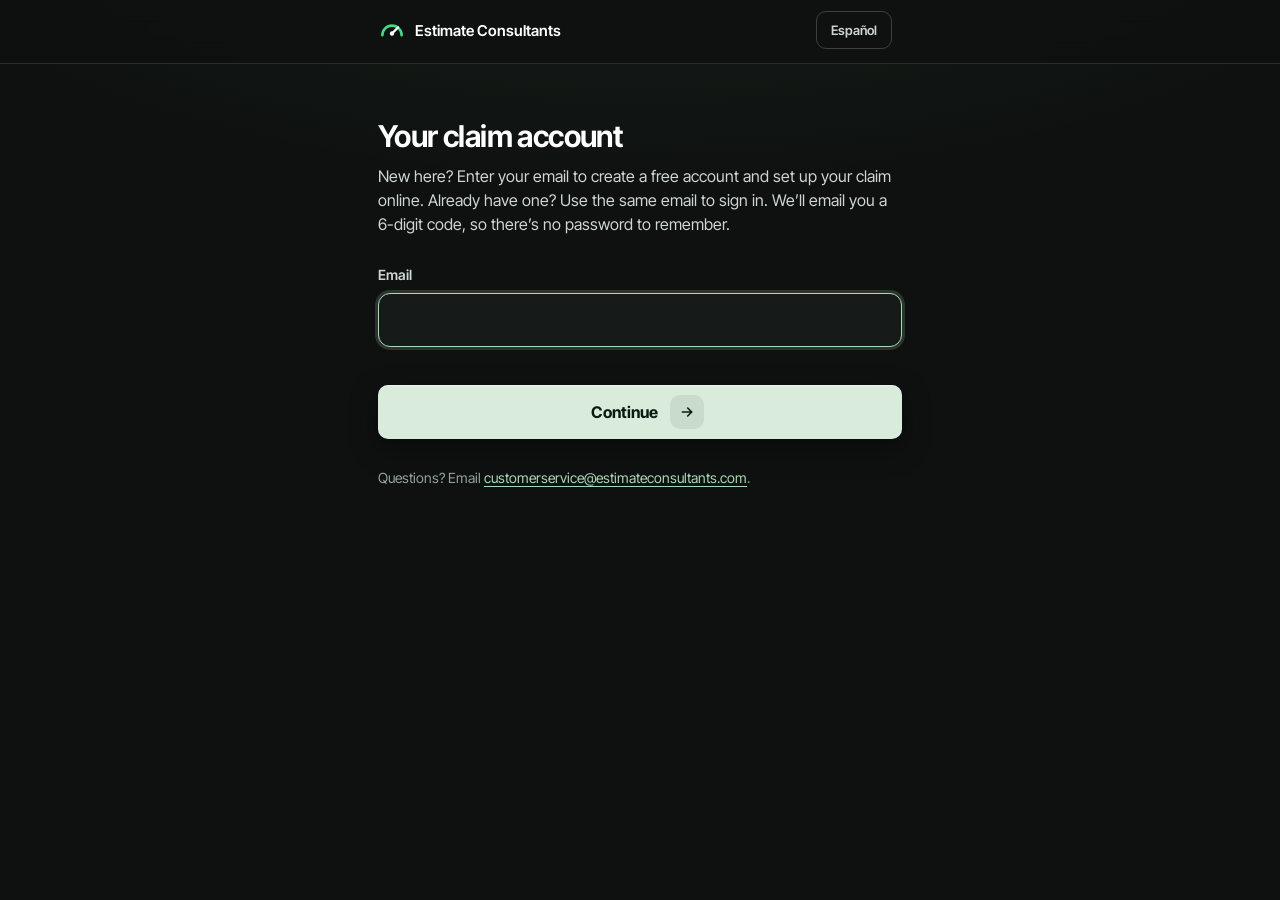
<file: index.html>
<!doctype html>
<html lang="en">
<head>
<meta charset="utf-8">
<meta name="viewport" content="width=device-width, initial-scale=1, viewport-fit=cover">
<title>Your Claim · Estimate Consultants</title>
<meta name="robots" content="noindex, nofollow">
<meta name="theme-color" content="#0e1110">
<link rel="manifest" href="/manifest.json">
<link rel="icon" href="logo.png">
<link rel="apple-touch-icon" href="logo.png">
<link rel="preconnect" href="https://fonts.googleapis.com">
<link rel="preconnect" href="https://fonts.gstatic.com" crossorigin>
<link href="https://fonts.googleapis.com/css2?family=Anton&family=Inter+Tight:wght@400;500;600;700;800&display=swap" rel="stylesheet">
<link rel="stylesheet" href="app.css?v=18">
</head>
<body>
<header class="top"><div class="in-top">
  <a class="brand" href="/" aria-label="Estimate Consultants home">
    <svg width="28" height="28" viewBox="0 0 64 64" aria-hidden="true"><path d="M10 44a22 22 0 0 1 44 0" fill="none" stroke="#3ddc84" stroke-width="6" stroke-linecap="round"/><path d="M32 40 46 26" stroke="#fff" stroke-width="5" stroke-linecap="round"/><circle cx="32" cy="40" r="5" fill="#fff"/></svg>
    <span>Estimate Consultants</span>
  </a>
  <button class="me" id="meBtn" type="button" hidden aria-label="Account"></button>
</div><div class="prog" id="prog"><i style="width:0"></i></div></header>
<main id="app" aria-live="polite"><div class="boot"><span class="sp"></span></div></main>
<div class="toast" id="toast" role="status" hidden></div>
<script src="es.js?v=21"></script>
<script src="app.js?v=34"></script>
<script src="uet.js?v=1" defer></script>
</body>
</html>
</file>
<file: app.css>
/* Client portal. Same palette and buttons as the website's home page; app-style structure:
   sentence-case headings, grouped lists, one display face (Anton) kept for the vehicle name and the code. */
:root{--ink:#0e1110;--panel:#161a18;--panel2:#1c211f;--line:#262d2a;--line2:#38423d;--text:#eef2ef;--soft:#cdd6d0;--muted:#95a29b;--red:#d9ecdc;--red2:#a9d8b4;--redsoft:#c6e6cd;--green:#7fd69a;--warn:#f2b8a2;--sage:#d9ecdc;
--disp:Anton,'Arial Narrow',Impact,sans-serif;--body:'Inter Tight',Inter,system-ui,-apple-system,'Segoe UI',sans-serif}
*{box-sizing:border-box}
html{background:var(--ink);color-scheme:dark}
body{margin:0;background:var(--ink) radial-gradient(1200px 520px at 50% -180px,rgba(127,214,154,.10),transparent 70%) no-repeat;color:var(--soft);font:400 16px/1.5 var(--body);-webkit-font-smoothing:antialiased;min-height:100vh}
a{color:var(--red2);text-underline-offset:3px}a:hover{color:var(--redsoft)}
::selection{background:var(--red2);color:#0d1a12}
:focus-visible{outline:2px solid var(--red2);outline-offset:2px}

/* header */
.top{position:sticky;top:0;z-index:20;background:rgba(14,17,16,.86);-webkit-backdrop-filter:blur(12px);backdrop-filter:blur(12px);border-bottom:1px solid var(--line)}
.top .in-top{display:flex;align-items:center;justify-content:space-between;height:60px;padding:0 18px;max-width:560px;margin:0 auto}
.brand{display:flex;align-items:center;gap:9px;color:#fff;text-decoration:none;font:600 15px var(--body)}
.langbtn{margin-left:auto;margin-right:10px;min-height:38px;padding:0 14px;border-radius:10px;background:transparent;border:1px solid var(--line2);color:var(--soft);font:600 13px var(--body);cursor:pointer}
.langbtn:hover{color:#fff}
.me{width:38px;height:38px;border-radius:50%;background:var(--panel2);border:1px solid var(--line2);color:#fff;font:600 13px var(--body);cursor:pointer}
.prog{height:3px;background:transparent}.prog i{display:block;height:3px;background:var(--green);transition:width .35s ease}

main{max-width:560px;margin:0 auto;padding:0 18px 110px;min-height:70vh}
.boot{display:flex;justify-content:center;padding:120px 0}

/* type */
.h{margin:0;font:650 30px/1.12 var(--body);letter-spacing:-.02em;color:#fff;text-wrap:balance}
.h2{margin:0 0 12px;font:600 17px/1.3 var(--body);color:#fff}
.lead{margin:10px 0 0;font-size:16px;color:var(--soft);max-width:34em}
.muted{color:var(--muted)}.small{font-size:14px}
.plate{margin:4px 0 0;font:400 clamp(34px,9vw,46px)/1 var(--disp);text-transform:uppercase;letter-spacing:.01em;color:#fff}
.meta{margin:0;font-size:14px;color:var(--muted)}
.ok{color:var(--green)}
.top-gap{padding-top:36px}

/* buttons: the home page colors, squared corners (no pills) */
.btn{display:flex;align-items:center;justify-content:center;gap:12px;min-height:54px;padding:0 24px;border-radius:10px;font:700 16px var(--body);border:0;cursor:pointer;text-decoration:none;width:100%;transition:transform .2s ease,box-shadow .2s ease,background .2s ease;color:#fff}
.btn:hover{transform:translateY(-2px)}
.btn .ar{display:inline-flex;width:34px;height:34px;margin-right:-14px;border-radius:10px;align-items:center;justify-content:center;background:rgba(0,0,0,.22);transition:transform .25s ease}
.btn:hover .ar{transform:translateX(4px)}
.red{background:var(--sage);color:#0d1a12!important;box-shadow:0 1px 0 rgba(255,255,255,.35) inset,0 10px 28px rgba(0,0,0,.35)}
.red:hover{background:#e7f4e9}
.red .ar{background:rgba(13,26,18,.08)}
.ghost{background:transparent;color:#fff!important;border:1px solid var(--line2)}
.ghost:hover{background:rgba(255,255,255,.06)}
.btn.sm{min-height:44px;padding:0 18px;font-size:14px;width:auto;flex:none;white-space:nowrap}
.btn.dim,.btn.dim[disabled]{background:var(--panel2);color:var(--muted)!important;border:1px solid var(--line2);box-shadow:none;opacity:1;cursor:default}
.btn[disabled],.btn.busy{opacity:.55;pointer-events:none;transform:none}
.link{background:none;border:0;padding:0;font:600 15px var(--body);color:var(--red2);cursor:pointer;text-decoration:underline;text-underline-offset:3px}
.link:hover{color:var(--redsoft)}
.backrow{display:flex;align-items:center;justify-content:space-between;min-height:48px;margin-top:6px}
.back{display:inline-flex;align-items:center;gap:4px;min-height:44px;padding:0 10px 0 0;background:none;border:0;color:var(--soft);font:600 15px var(--body);cursor:pointer;text-decoration:none}
.back:hover{color:#fff}
.cnt{font-size:14px;color:var(--muted)}

.stack{display:flex;flex-direction:column;gap:12px}

/* forms */
label.f{display:block;font-size:14px;font-weight:600;color:var(--soft);margin:0 0 8px}
label.f .muted{font-weight:400}
.in{width:100%;height:54px;border-radius:12px;background:var(--panel);border:1px solid var(--line2);color:#fff;font:500 17px var(--body);padding:0 16px;outline:none}
.in:focus{border-color:var(--red2);box-shadow:0 0 0 3px rgba(169,216,180,.18)}
select.in{appearance:none;-webkit-appearance:none;padding-right:44px;background:var(--panel) url("data:image/svg+xml,%3Csvg xmlns=%27http://www.w3.org/2000/svg%27 width=%2716%27 height=%2716%27 viewBox=%270 0 24 24%27 fill=%27none%27 stroke=%27%23a39b98%27 stroke-width=%272.4%27 stroke-linecap=%27round%27%3E%3Cpath d=%27M6 9l6 6 6-6%27/%3E%3C/svg%3E") no-repeat right 16px center;cursor:pointer}
.in.zip{width:9.5ch;font:600 26px var(--body);letter-spacing:.08em;height:60px;font-variant-numeric:tabular-nums}
.code{display:flex;gap:8px}
.code input{width:100%;max-width:52px;height:62px;border-radius:12px;background:var(--panel);border:1px solid var(--line2);color:#fff;font:400 30px var(--disp);text-align:center;outline:none}
.code input:nth-child(3){margin-right:10px}
.code input:focus{border-color:var(--red2);box-shadow:0 0 0 3px rgba(169,216,180,.18)}
.check{display:flex;align-items:center;gap:12px;min-height:44px;color:var(--text);font-size:15px;cursor:pointer}
.check input{width:20px;height:20px;accent-color:var(--red2);margin:0}
.err{margin:10px 0 0;color:var(--warn);font-size:14px;min-height:1em}
.hint{margin:8px 0 0;font-size:14px;color:var(--muted);min-height:1.4em}

/* grouped list: question answers, claim types, summary, claims */
.list{margin:0;padding:0;list-style:none;border:1px solid var(--line);border-radius:14px;overflow:hidden;background:var(--panel)}
.list>*+*{border-top:1px solid var(--line)}
.li{display:flex;align-items:center;gap:14px;width:100%;min-height:58px;padding:14px 16px;background:none;border:0;color:#fff;font:500 16px/1.35 var(--body);text-align:left;cursor:pointer;text-decoration:none}
button.li:hover,a.li:hover{background:var(--panel2)}
.li .bd{flex:1;min-width:0}.li .d{display:block;margin-top:2px;font-size:14px;font-weight:400;color:var(--muted)}
.li .rad{width:20px;height:20px;border-radius:50%;border:2px solid var(--line2);flex:none}
.li:hover .rad{border-color:var(--red2)}
.li .chev{flex:none;color:var(--muted)}
.grp{margin:22px 0 8px;font-size:14px;font-weight:600;color:var(--muted)}
.sum>div{display:flex;justify-content:space-between;gap:16px;padding:13px 16px;font-size:15px}
.sum dt{color:var(--muted);flex:none}.sum dd{margin:0;color:#fff;font-weight:500;text-align:right;overflow-wrap:anywhere}
.note{margin:0;padding:14px 16px;border-left:3px solid var(--red2);background:var(--panel);border-radius:0 10px 10px 0;font-size:15px;color:var(--soft)}

/* claim page */
.claimhd{padding:8px 0 22px;border-bottom:1px solid var(--line)}
/* claim header: photo of a similar vehicle, name over it */
.hero{position:relative;margin:6px 0 10px;min-height:236px;border-radius:22px;overflow:hidden;background:linear-gradient(155deg,#1b2420 0%,#121715 60%,#0f1311 100%);border:1px solid var(--line);color:rgba(169,216,180,.16)}
.hero .ph{position:absolute;inset:0;background-size:cover;background-position:center 62%;opacity:0;transform:scale(1.04);transition:opacity .8s ease,transform 1.6s ease}
.hero .ph.on{opacity:1;transform:none}
.hero::after{content:'';position:absolute;inset:0;background:linear-gradient(180deg,rgba(14,17,16,0) 25%,rgba(14,17,16,.55) 60%,rgba(14,17,16,.94) 100%);pointer-events:none}
.hero .arcs{position:absolute;inset:0;width:100%;height:100%;transition:opacity .6s}.hero.hasph .arcs{opacity:0}
.hero .hcap{position:absolute;left:20px;right:20px;bottom:18px;z-index:2}
.hero .plate{text-shadow:0 2px 18px rgba(0,0,0,.45)}.hero .meta{color:#c4cfc8}.hero .trim{margin-top:6px;font-size:13px}
.hero .credit{position:absolute;top:10px;right:12px;z-index:2;font-size:11px;color:rgba(238,242,239,.7);text-decoration:none;background:rgba(14,17,16,.55);padding:3px 8px;border-radius:10px}
/* setup progress gauge */
.setupg .pct{display:flex;align-items:baseline;gap:2px;margin-top:-6px;color:#fff}.setupg .pct b{font:400 44px/1 var(--disp);letter-spacing:.01em;min-width:2ch;text-align:right}.setupg .pct span{font:600 16px var(--body);color:var(--muted)}
.setupg p{margin:0;color:var(--soft);font-weight:600;min-height:1.5em}
/* vehicle photo tool */
.shotsheet{position:fixed;inset:0;z-index:60;background:var(--ink);overflow:auto;-webkit-overflow-scrolling:touch;padding-bottom:40px}
.shotbar{position:sticky;top:0;z-index:2;display:grid;grid-template-columns:1fr auto 1fr;align-items:center;height:58px;padding:0 18px;background:rgba(14,17,16,.92);-webkit-backdrop-filter:blur(10px);backdrop-filter:blur(10px)}
.shotbar b{color:#fff;font-weight:600}.shotbar .muted{justify-self:end;font-size:14px}.shotbar .link{justify-self:start;text-decoration:none}
.shotprog{height:3px;background:var(--line)}.shotprog i{display:block;height:3px;background:var(--green);transition:width .4s ease}
.shothint{max-width:560px;margin:14px auto 0;padding:0 18px}
.shots{max-width:560px;margin:14px auto 0;padding:0 18px;display:grid;grid-template-columns:1fr 1fr;gap:10px}
.shot{position:relative;display:flex;flex-direction:column;padding:0 0 12px;border-radius:16px;background:var(--panel);border:1px solid var(--line2);cursor:pointer;overflow:hidden;transition:border-color .2s,transform .15s}
.shot:active{transform:scale(.98)}.shot:hover{border-color:var(--red2)}
.shot .pic{position:relative;display:block;aspect-ratio:4/3;background:#202724;overflow:hidden}
.shot .pic img{width:100%;height:100%;object-fit:cover;display:block}.shot .pic img.ex{opacity:.78;filter:saturate(.85)}
.shot .pic em{position:absolute;left:8px;bottom:8px;font:600 11px var(--body);font-style:normal;color:#eef2ef;background:rgba(14,17,16,.65);padding:2px 7px;border-radius:6px}
.shot .nopic{position:absolute;inset:0;display:flex;align-items:center;justify-content:center;color:#7b8a83}
.shot .si{position:absolute;top:8px;right:8px;width:30px;height:30px;border-radius:50%;background:var(--green);display:flex;align-items:center;justify-content:center}.shot .si.up{background:rgba(14,17,16,.7)}
.shot .sn{display:block;padding:10px 12px 0;color:#fff;font-weight:600;font-size:14.5px;line-height:1.25}.shot .sd{display:block;padding:3px 12px 0;font-size:12.5px;color:var(--muted);line-height:1.35}
.shot.ok{border-color:rgba(127,214,154,.6)}.shot.warn{border-color:rgba(242,184,162,.6)}.shot.warn .sd{color:var(--warn)}
.shotfoot{max-width:560px;margin:18px auto 0;padding:0 18px}
@media (min-width:560px){.shots{grid-template-columns:1fr 1fr 1fr}}
.sec{padding:24px 0;border-bottom:1px solid var(--line)}
.sec:last-of-type{border-bottom:0}
.tl{margin:0;padding:0;list-style:none}
.tl li{position:relative;display:flex;gap:14px;padding-bottom:18px}
.tl li:last-child{padding-bottom:0}
.tl li::before{content:"";position:absolute;left:10px;top:24px;bottom:2px;width:2px;background:var(--line2)}
.tl li:last-child::before{display:none}
.tl li.done::before{background:var(--green)}
.dot{position:relative;z-index:1;width:22px;height:22px;border-radius:50%;flex:none;display:flex;align-items:center;justify-content:center;background:var(--ink);border:2px solid var(--line2)}
.done .dot{background:var(--green);border-color:var(--green)}
.now .dot{border-color:var(--red2);box-shadow:0 0 0 4px rgba(169,216,180,.2)}
.tl .nm{color:#fff;font-weight:600;line-height:22px}
.tl .next .nm{color:var(--muted);font-weight:500}
.tl .sub{font-size:14px;color:var(--muted)}.tl .now .sub{color:var(--redsoft)}
.need{border-color:rgba(169,216,180,.45)}
.need .li{cursor:default}
.tag{flex:none;font-size:13px;font-weight:600;color:var(--redsoft)}
.upd{margin:0;color:var(--text)}

.grid2{display:grid;grid-template-columns:1fr 1fr;gap:10px}
.mt,.list.mt{margin-top:28px}.mt-s,.note.mt-s{margin-top:14px}
.upbtn{background:transparent;flex:none;display:inline-flex;align-items:center;min-height:40px;padding:0 16px;border-radius:10px;border:1px solid var(--line2);color:#fff;font:600 14px var(--body);cursor:pointer}
.upbtn:hover{background:rgba(255,255,255,.06)}.li input[type=file]:focus-visible+.upbtn,.upbtn:focus-visible{outline:2px solid var(--red2)}
.tag.ok,.d.ok{color:var(--green)}
.sheet{position:fixed;inset:0;z-index:60;background:rgba(0,0,0,.55);display:flex;align-items:flex-end;justify-content:center;padding:16px}
.sheetbox{width:100%;max-width:480px;background:var(--panel);border:1px solid var(--line2);border-radius:18px;padding:22px}
@media (min-width:700px){.sheet{align-items:center}}
.paysheet .sheetbox{max-width:560px;max-height:92vh;overflow:auto}
#pform{min-height:200px;border-radius:12px;background:#fff}
.toast{position:fixed;left:50%;bottom:24px;transform:translateX(-50%);background:var(--panel2);border:1px solid var(--line2);color:#fff;padding:12px 18px;border-radius:12px;font-size:15px;z-index:50;max-width:90vw;box-shadow:0 10px 30px rgba(0,0,0,.4)}
.sp{display:inline-block;width:22px;height:22px;border-radius:50%;border:3px solid rgba(255,255,255,.2);border-top-color:var(--red2);animation:spin .8s linear infinite}
.btn .sp{width:18px;height:18px;border-width:2.5px}
@keyframes spin{to{transform:rotate(360deg)}}
.sr{position:absolute;width:1px;height:1px;overflow:hidden;clip:rect(0 0 0 0)}

/* one motion: each question slides in from the side it came from */
@keyframes swipeIn{from{opacity:0;transform:translateX(40px)}to{opacity:1;transform:none}}
@keyframes swipeBack{from{opacity:0;transform:translateX(-40px)}to{opacity:1;transform:none}}
.swipe{animation:swipeIn .28s cubic-bezier(.2,.9,.3,1)}.swipe.rev{animation-name:swipeBack}

.loadr{display:flex;flex-direction:column;align-items:center;justify-content:center;gap:14px;min-height:60vh;color:var(--soft);font-weight:600}
.loadr .arc{stroke-dasharray:70;stroke-dashoffset:70;animation:arc 1.4s ease-in-out infinite}
.loadr .ndl{transform-origin:32px 40px;animation:ndl 1.4s ease-in-out infinite}
@keyframes arc{0%{stroke-dashoffset:70}60%,100%{stroke-dashoffset:0}}
@keyframes ndl{0%{transform:rotate(-80deg)}60%{transform:rotate(70deg)}75%{transform:rotate(55deg)}100%{transform:rotate(-80deg)}}
@media (prefers-reduced-motion:reduce){.swipe,.loadr .arc,.loadr .ndl{animation:none}.btn,.btn .ar,.prog i{transition:none}}

/* claim page: the one next step, section tabs, numbers side by side, updates list */
.nextcard{margin:14px 0 4px;padding:18px 18px 20px;background:var(--panel);border:1px solid var(--line);border-left:4px solid var(--red2);border-radius:8px}
.nextcard.calm{border-left-color:var(--line2)}
.nextcard .h2{margin:4px 0 6px}.nextcard .upd{color:var(--soft)}.nextcard{border-radius:14px}
.tabs{position:sticky;top:63px;z-index:10;display:flex;gap:0;margin:16px -18px 0;padding:0 18px;background:var(--ink);border-bottom:1px solid var(--line);overflow-x:auto;scrollbar-width:none}
.tabs::-webkit-scrollbar{display:none}
.tabs a{flex:none;display:inline-flex;align-items:center;gap:6px;min-height:48px;padding:0 14px;color:var(--soft);font:600 15px var(--body);text-decoration:none;border-bottom:2px solid transparent}
.tabs a:first-child{padding-left:0}
.tabs a:hover{color:var(--text);border-bottom-color:var(--red2)}
.tabs b{font-size:12px;font-weight:700;color:#0d1a12;background:var(--red2);padding:1px 6px;border-radius:4px}
.sec{scroll-margin-top:120px}
.cnt2{font:400 15px var(--body)}
.flash{animation:flash 1.8s ease}
@keyframes flash{0%,40%{background:rgba(169,216,180,.14)}100%{background:transparent}}
.fold summary{cursor:pointer;min-height:48px;display:flex;align-items:center;padding:0 16px;background:var(--panel);border:1px solid var(--line);border-radius:8px;font-weight:600;color:var(--green);list-style:none}
.fold summary::-webkit-details-marker{display:none}
.fold summary::after{content:"Show";margin-left:auto;color:var(--red2);font-weight:600;font-size:14px;text-decoration:underline}
.fold[open] summary::after{content:"Hide"}
.nums{display:grid;grid-template-columns:repeat(auto-fit,minmax(150px,1fr));gap:10px}
.nums>.wide{grid-column:1/-1}.nums>div{padding:14px 16px;background:var(--panel);border:1px solid var(--line);border-radius:8px}
.num{margin:4px 0 2px;font:600 26px/1.15 var(--body);color:var(--text);font-variant-numeric:tabular-nums}
.ups{margin:0;padding:0;list-style:none}
.ups li{position:relative;padding:14px 0;border-top:1px solid var(--line)}.ups li:first-child{border-top:0;padding-top:0}
.ups li .meta{margin-top:6px}
.newtag{display:inline-block;margin-bottom:6px;font:700 12px var(--body);color:#0d1a12;background:var(--red2);padding:2px 7px;border-radius:4px}
.upfl{display:flex;flex-direction:column;gap:4px;margin-top:6px}
.upf{display:flex;flex-wrap:wrap;align-items:baseline;gap:4px 14px;font-size:14px}
.upf .link{font-size:14px;font-weight:500;text-align:left;overflow-wrap:anywhere}
.upf .rm{color:var(--muted);font-weight:500}
.upf.back>.link:first-child{text-decoration:line-through}.upf .d{flex-basis:100%;color:var(--text);font-weight:600}
.li.sentback{box-shadow:inset 4px 0 0 var(--red2)}
.grid3{display:grid;grid-template-columns:5.5em 1fr 1fr;gap:10px}
@media (max-width:420px){.grid3{grid-template-columns:1fr 1fr}.grid3>div:first-child{grid-column:1/-1}}
.price dd{font-size:18px;font-weight:700}
.viewer .sheetbox{max-width:760px;max-height:94vh;display:flex;flex-direction:column}
.vhead{display:flex;justify-content:space-between;align-items:center;gap:12px;margin-bottom:12px}.vhead b{color:var(--text);overflow-wrap:anywhere}
.vbody{flex:1;min-height:0;overflow:auto;background:var(--panel2);border:1px solid var(--line);border-radius:6px;display:flex;align-items:center;justify-content:center}
.vbody img{max-width:100%;max-height:70vh;display:block}.vbody iframe{width:100%;height:70vh;border:0}
.a2hs{position:fixed;left:12px;right:12px;bottom:12px;z-index:55;max-width:520px;margin:0 auto;display:flex;align-items:center;gap:12px;padding:14px 16px;background:var(--panel2);color:#fff;border:1px solid var(--line2);border-radius:10px;box-shadow:0 10px 30px rgba(0,0,0,.45)}
.a2hs p{margin:0;flex:1;font-size:15px}.a2hs .a2b{display:flex;align-items:center;gap:12px}.a2hs .link{color:var(--red2)}
/* readable with a larger phone text size; no sideways scroll */
html{-webkit-text-size-adjust:100%;text-size-adjust:100%}main{overflow-wrap:anywhere}
.li{flex-wrap:wrap}.li .bd{min-width:12em}
.viewbar{position:sticky;top:0;z-index:30;background:var(--red2);color:#0d1a12;font:600 14px var(--body);text-align:center;padding:10px 14px}

/* progress: a car on a night road; its headlights light the step it's on now */
.road{margin:18px 0 6px;padding:16px 16px 12px;border:1px solid var(--line);border-radius:14px;background:linear-gradient(180deg,#0b0e0d,#121614)}
.roadsvg{display:block;width:100%;height:auto;overflow:visible}
.road .asph{fill:#1b201e}
.road .lane{stroke:#3a443f;stroke-width:1.6;stroke-dasharray:10 9}
.road .trail{stroke:var(--green);stroke-width:2.2;stroke-linecap:round;opacity:.55}
.road .pin line{stroke:#3a443f;stroke-width:1.6}
.road .pin circle{fill:#121614;stroke:#4a5550;stroke-width:1.6}
.road .pin text{fill:var(--muted);font:600 9.5px var(--body);text-anchor:middle}
.road .pin.done circle{fill:var(--green);stroke:var(--green)}
.road .pin.done line{stroke:#3f6b4c}
.road .pin .tick{fill:none;stroke:#0d1a12;stroke-width:2.2;stroke-linecap:round;stroke-linejoin:round}
.road .pin.lit circle{fill:#fff4cf;stroke:#fff4cf;filter:drop-shadow(0 0 6px rgba(255,236,170,.75))}
.road .pin.lit text{fill:#2a2412}
.road .pin.lit line{stroke:#d8cfa6}
.road .car .body{fill:#e9efe9}
.road .car .glass{fill:#26302b}
.road .car .tire{fill:#0b0e0d;stroke:#9aa69f;stroke-width:1.4}
.road .car .lamp{fill:#fff6d8}
.road .car .tail{fill:#ff7a6b}
.road .car{animation:drive 1.3s cubic-bezier(.2,.7,.2,1) both}
.road .beamg{animation:beamon .5s ease-out 1.15s both}
@keyframes drive{from{transform:translate(var(--dx),0)}}
.road .car{transform-box:view-box}
@keyframes beamon{0%{opacity:0}40%{opacity:1}55%{opacity:.6}100%{opacity:1}}
.roadtx{margin-top:4px}
.roadnow{margin:2px 0;font:650 20px/1.25 var(--body);color:#fff}
.roadall{margin-top:10px}
@media (prefers-reduced-motion:reduce){.road .car,.road .beamg{animation:none}}

/* example pictures of what we ask for */
.exlink{display:block;margin-top:4px;font-size:14px;padding:0;text-align:left}
.exbox{border-radius:12px;background:#0b0e0d;border:1px solid var(--line);padding:12px;display:flex;justify-content:center}
.exsvg{width:100%;max-width:340px;height:auto;display:block}
.eximg{width:100%;max-width:420px;height:auto;border-radius:8px;display:block}
.exsvg .expaper{fill:#f3f5f2}.exsvg .expaper.back{fill:#d9ddd8}
.exsvg .exhead{fill:#2f4a3a}
.exsvg .ext{font:700 10.5px var(--body);fill:#1c2420;letter-spacing:.04em}
.exsvg .exhead+.exhead+.ext,.exsvg .exhead ~ .ext{fill:#eef4ef}
.exsvg .exl{font:500 7.5px var(--body);fill:#6b756f}
.exsvg .exv{font:700 9px var(--body);fill:#1c2420}
.exsvg .exhi rect{fill:rgba(127,214,154,.18);stroke:#2f9b57;stroke-width:1.6}
.exsvg .exrule{stroke:#c9cec8;stroke-width:1}
.exsvg .exlogo{fill:#c9d3cc}
.exsvg .exln{fill:#d4d9d3}
.exsvg .exph{fill:#dfe4de}.exsvg .exphc{fill:#b9c2bb}
.exsvg .exwm{font:800 34px var(--body);fill:rgba(47,74,58,.10);letter-spacing:.12em}
.exsvg .exsky{fill:#cfdcd4}.exsvg .exground{fill:#a9b8ae}
.exsvg .excar{fill:#5d6b64}.exsvg .extire{fill:#1c2420}
.exsvg .exfocus path{fill:none;stroke:#2f9b57;stroke-width:3;stroke-linecap:round}
.exsvg .exdent{fill:none;stroke:#2f9b57;stroke-width:2;stroke-dasharray:3 3}

/* Where we'd expect it to settle (total loss setup) */
.exp{margin-top:18px}
.exp-mt{text-align:center;padding:22px 16px 18px;border:1px solid var(--line2);border-radius:16px;background:radial-gradient(420px 200px at 50% 0,rgba(127,214,154,.16),transparent 70%),var(--panel)}
.mtm{display:inline-flex;align-items:center;gap:10px}.mtm svg{width:44px;height:44px;flex:none}
.mtw{display:inline-flex;flex-direction:column;align-items:flex-start;line-height:1}.mtw span{font:700 24px/1 var(--body);letter-spacing:.01em;text-transform:uppercase}.mtw b{color:var(--green);font-weight:800}.mtw i{color:#b9b0a6;font-style:normal;font-weight:800}
.mtw small{margin-top:5px;font:700 10px/1 var(--body);letter-spacing:.34em;text-transform:uppercase;color:var(--muted)}
.exp-val{margin:14px 0 2px;font:700 48px/1 var(--body);letter-spacing:-.03em;color:var(--green);font-variant-numeric:tabular-nums}
.exp-row{display:grid;grid-template-columns:1fr 1fr;gap:10px;margin-top:10px}.exp-row>div{padding:14px 16px;background:var(--panel);border:1px solid var(--line);border-radius:12px}
.exp-set{margin-top:10px;padding:18px 16px 16px;border-radius:16px;border:1px solid rgba(127,214,154,.55);background:var(--panel2);box-shadow:0 0 0 1px rgba(127,214,154,.12),0 10px 34px rgba(61,220,132,.12)}
.exp-rng{margin:6px 0 14px;font:700 30px/1.1 var(--body);letter-spacing:-.02em;color:#fff;font-variant-numeric:tabular-nums}
.exp-bar{position:relative;height:10px;border-radius:6px;background:var(--line2);overflow:hidden}.exp-bar i{position:absolute;left:40%;width:20%;top:0;bottom:0;background:var(--green);border-radius:6px}
.exp-ends{display:flex;justify-content:space-between;margin:6px 0 10px;font-size:12.5px;color:var(--muted);font-variant-numeric:tabular-nums}
.exp-note{margin-top:14px;padding:14px 16px;border-left:3px solid var(--green);background:var(--panel);border-radius:0 12px 12px 0}.exp-nt{margin:0 0 4px;font:650 15px var(--body);color:#fff}
@media (max-width:360px){.exp-val{font-size:40px}.exp-rng{font-size:25px}}
.exp-row .num.ok{color:var(--green)}
.exp-set{margin-top:0}.exp-how{margin:16px 0 0;font:600 13px var(--body);letter-spacing:.04em;text-transform:uppercase;color:var(--muted)}
.exp-row .exp-mt{text-align:left;padding:14px 16px;border:1px solid var(--line);border-radius:12px;background:var(--panel)}.exp-row .mtm{gap:7px;margin-bottom:6px}.exp-row .mtm svg{width:26px;height:26px}.exp-row .mtw span{font-size:14px}.exp-row .mtw small{font-size:7px;margin-top:3px;letter-spacing:.3em}
.exp-gap{margin:10px 0 0;color:var(--soft)}.exp-gap b{color:var(--green)}
</file>
